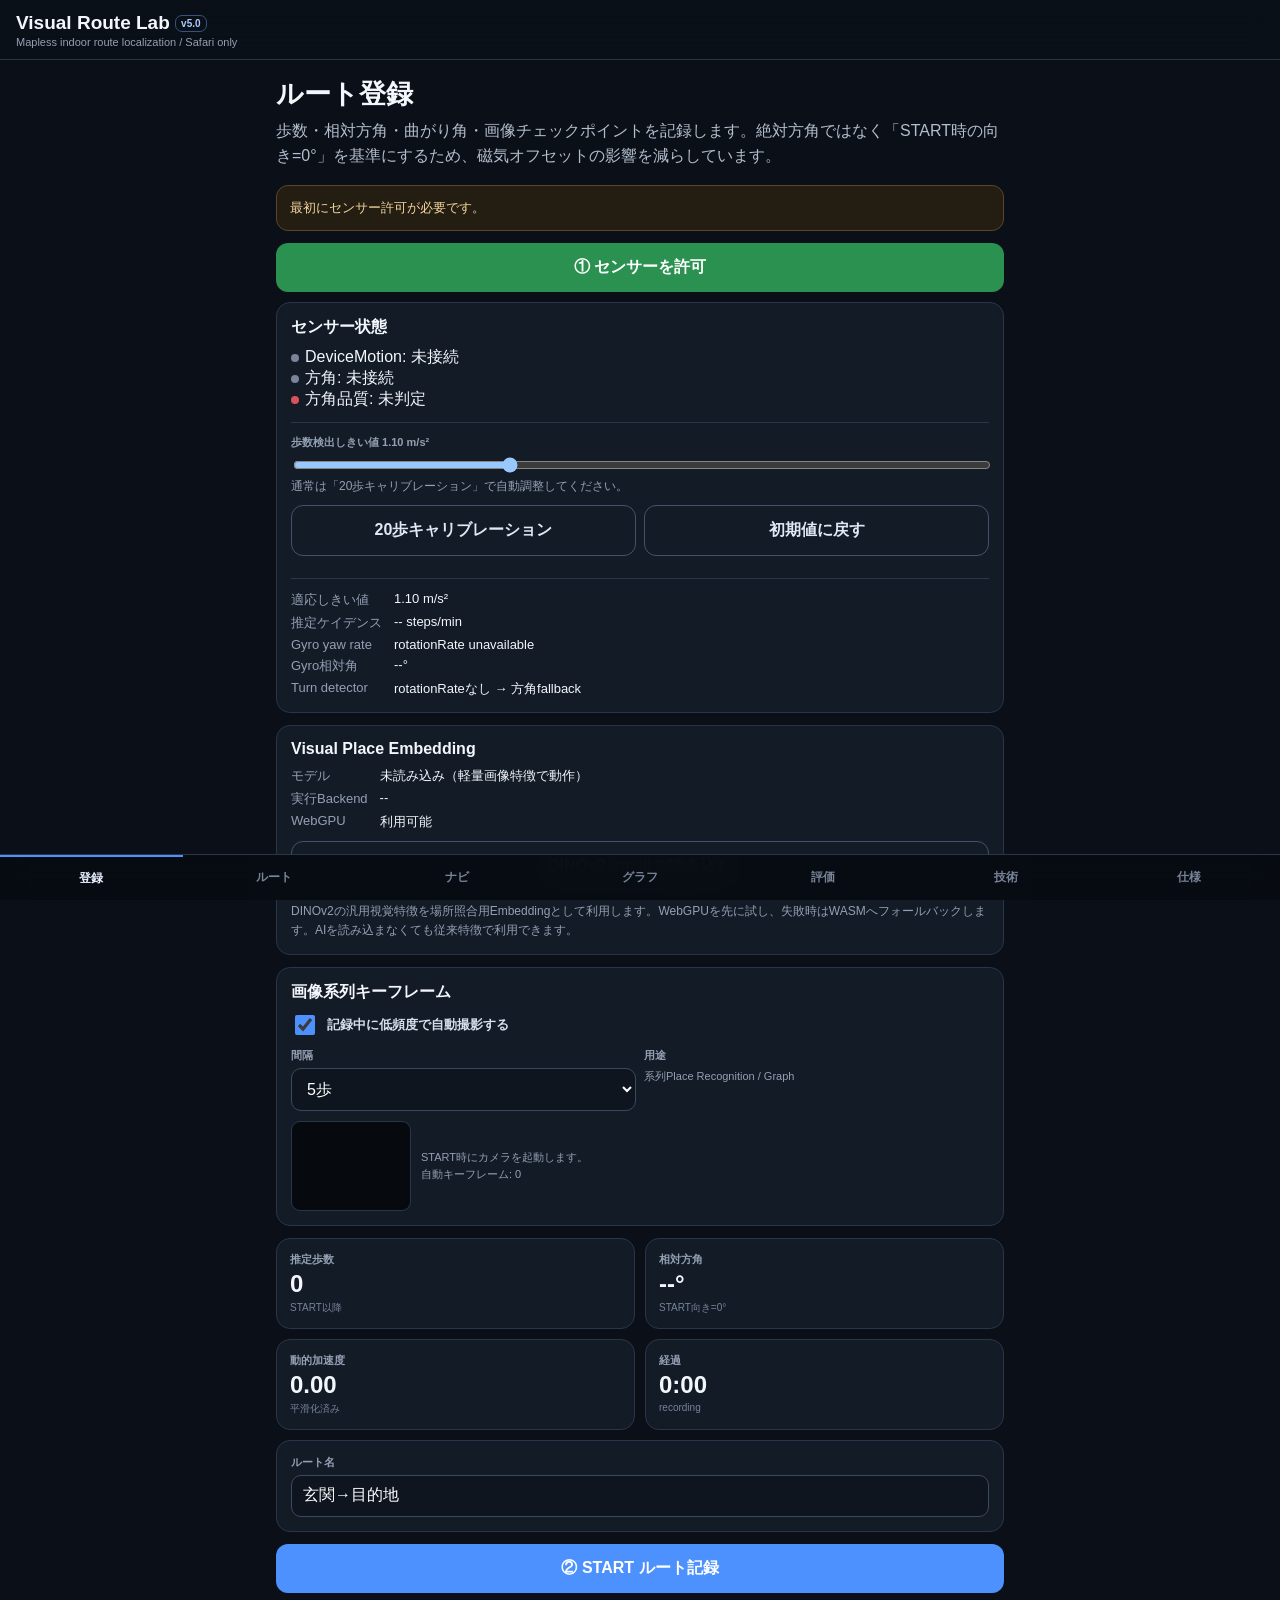
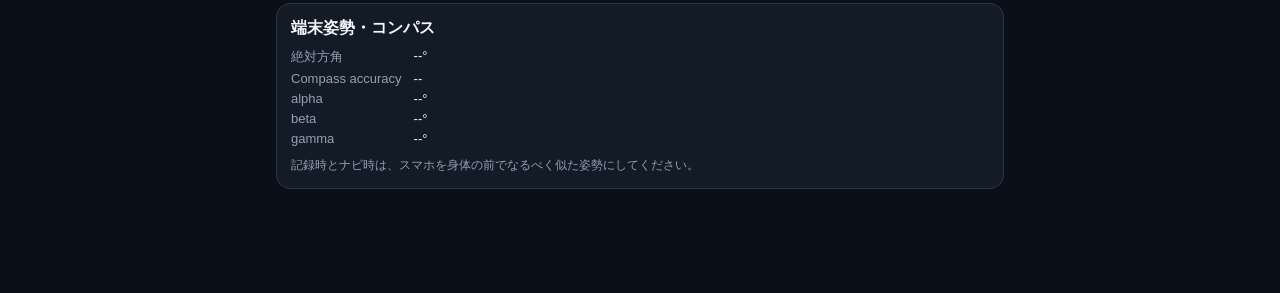
<file: index.html>
<!doctype html>
<html lang="ja">
<head>
<meta charset="utf-8">
<meta name="viewport" content="width=device-width,initial-scale=1,viewport-fit=cover">
<meta name="theme-color" content="#0b1018">
<meta name="apple-mobile-web-app-capable" content="yes">
<meta name="apple-mobile-web-app-status-bar-style" content="black-translucent">
<meta name="apple-mobile-web-app-title" content="Visual Route">
<link rel="manifest" href="./manifest.webmanifest">
<link rel="stylesheet" href="./style.css?v=5.0.0">
<title>Visual Route Lab v5</title>
</head>
<body>
<header>
  <div class="header-title">Visual Route Lab <span class="version">v5.0</span></div>
  <div class="header-sub">Mapless indoor route localization / Safari only</div>
</header>

<div id="resumeBanner" class="resume-banner" hidden>
  <div><strong>計測を一時停止しました</strong><br><span id="resumeReason">Safariが非表示になりました。</span></div>
  <button id="btnResumeMeasurement" class="mini-btn">計測を再開</button>
</div>

<main>
  <div id="secureWarning" class="box error" hidden>
    <strong>HTTPSが必要です。</strong><br>
    GitHub PagesのHTTPS URLからSafariで開いてください。
  </div>

  <section id="view-record" class="view active">
    <h1>ルート登録</h1>
    <p class="lead">歩数・相対方角・曲がり角・画像チェックポイントを記録します。絶対方角ではなく「START時の向き=0°」を基準にするため、磁気オフセットの影響を減らしています。</p>

    <div id="permissionBox" class="box warn">最初にセンサー許可が必要です。</div>
    <button id="btnPermission" class="btn good">① センサーを許可</button>

    <div class="card">
      <h2>センサー状態</h2>
      <div><span id="motionDot" class="dot"></span><span id="motionStatus">DeviceMotion: 未接続</span></div>
      <div><span id="orientDot" class="dot"></span><span id="orientStatus">方角: 未接続</span></div>
      <div><span id="compassQualityDot" class="dot"></span><span id="compassQuality">方角品質: 未判定</span></div>
      <div class="divider"></div>
      <label>歩数検出しきい値 <span id="thresholdLabel">1.10</span> m/s²</label>
      <input id="threshold" type="range" min="0.35" max="2.80" step="0.05" value="1.10">
      <div class="note">通常は「20歩キャリブレーション」で自動調整してください。</div>
      <div class="row top-gap">
        <button id="btnCalibration" class="btn secondary">20歩キャリブレーション</button>
        <button id="btnResetCalibration" class="btn secondary">初期値に戻す</button>
      </div>
      <div id="calibrationResult" class="small"></div>
      <div class="divider"></div>
      <div class="kv">
        <div>適応しきい値</div><div id="effectiveThreshold">-- m/s²</div>
        <div>推定ケイデンス</div><div id="cadenceStatus">-- steps/min</div>
        <div>Gyro yaw rate</div><div id="gyroRate">-- °/s</div>
        <div>Gyro相対角</div><div id="gyroYaw">--°</div>
        <div>Turn detector</div><div id="gyroTurnStatus">待機</div>
      </div>
    </div>

    <div class="card">
      <h2>Visual Place Embedding</h2>
      <div class="kv">
        <div>モデル</div><div id="aiStatus">未読み込み（軽量画像特徴で動作）</div>
        <div>実行Backend</div><div id="aiBackend">--</div>
        <div>WebGPU</div><div id="webgpuStatus">確認中</div>
      </div>
      <button id="btnLoadAI" class="btn secondary top-gap">DINOv2-smallを読み込む</button>
      <div class="note">DINOv2の汎用視覚特徴を場所照合用Embeddingとして利用します。WebGPUを先に試し、失敗時はWASMへフォールバックします。AIを読み込まなくても従来特徴で利用できます。</div>
    </div>

    <div class="card">
      <h2>画像系列キーフレーム</h2>
      <label class="toggle-row"><input id="recordAutoKeyframes" type="checkbox" checked> 記録中に低頻度で自動撮影する</label>
      <div class="row top-gap">
        <div><label>間隔</label><select id="recordKeyframeSteps"><option value="3">3歩</option><option value="5" selected>5歩</option><option value="8">8歩</option></select></div>
        <div><label>用途</label><div class="small">系列Place Recognition / Graph</div></div>
      </div>
      <div class="auto-camera-wrap top-gap">
        <video id="recordVisionVideo" playsinline autoplay muted></video>
        <div><div id="recordVisionStatus" class="small">START時にカメラを起動します。</div><div id="recordVisionCount" class="small">自動キーフレーム: 0</div></div>
      </div>
    </div>

    <div class="metrics">
      <div class="metric"><div class="metric-label">推定歩数</div><div id="recordSteps" class="metric-value">0</div><div class="metric-sub">START以降</div></div>
      <div class="metric"><div class="metric-label">相対方角</div><div id="relativeHeading" class="metric-value">--°</div><div class="metric-sub">START向き=0°</div></div>
      <div class="metric"><div class="metric-label">動的加速度</div><div id="dynamicAcc" class="metric-value">0.00</div><div class="metric-sub">平滑化済み</div></div>
      <div class="metric"><div class="metric-label">経過</div><div id="elapsed" class="metric-value">0:00</div><div class="metric-sub">recording</div></div>
    </div>

    <div class="card">
      <label>ルート名</label>
      <input id="routeName" type="text" value="玄関→目的地" autocomplete="off">
    </div>

    <div id="recordButtons"><button id="btnStartRecord" class="btn">② START ルート記録</button></div>

    <div class="card">
      <h2>端末姿勢・コンパス</h2>
      <div class="kv">
        <div>絶対方角</div><div id="absoluteHeading">--°</div>
        <div>Compass accuracy</div><div id="compassAccuracy">--</div>
        <div>alpha</div><div id="alpha">--°</div>
        <div>beta</div><div id="beta">--°</div>
        <div>gamma</div><div id="gamma">--°</div>
      </div>
      <div class="note top-gap">記録時とナビ時は、スマホを身体の前でなるべく似た姿勢にしてください。</div>
    </div>
  </section>

  <section id="view-routes" class="view">
    <h1>保存ルート</h1>
    <p class="lead">ルートと写真はSafariのIndexedDBに保存します。消失対策としてバックアップ書き出しもできます。</p>
    <div class="card">
      <h2>バックアップ</h2>
      <div class="row">
        <button id="btnExport" class="btn secondary">バックアップ書き出し</button>
        <button id="btnImport" class="btn secondary">バックアップ復元</button>
      </div>
      <input id="importFile" type="file" accept="application/json,.json" hidden>
      <div id="storageInfo" class="small">ストレージ使用量を確認中…</div>
    </div>
    <div id="routesList"></div>
  </section>

  <section id="view-nav" class="view">
    <h1>簡易ナビ</h1>
    <p class="lead">V5ではベイズ位置分布に加えて、LOCALIZED / UNCERTAIN / LOSTを明示判定し、画像系列・Ground Truth評価・自動学習を統合します。</p>

    <div class="card">
      <label>対象ルート</label>
      <select id="navRouteSelect"><option value="">ルートを選択</option></select>
    </div>

    <div class="metrics">
      <div class="metric"><div class="metric-label">推定地点</div><div id="navSteps" class="metric-value">0歩</div><div class="metric-sub">補正後</div></div>
      <div class="metric"><div class="metric-label">進捗</div><div id="navProgressValue" class="metric-value">0%</div><div class="metric-sub">route position</div></div>
      <div class="metric"><div class="metric-label">信頼度</div><div id="navConfidence" class="metric-value confidence-medium">--</div><div class="metric-sub">複数情報から評価</div></div>
      <div class="metric"><div class="metric-label">相対方角</div><div id="navRelativeHeading" class="metric-value">--°</div><div class="metric-sub">NAV開始向き=0°</div></div>
    </div>

    <div class="card loc-state-card">
      <div class="loc-state-row">
        <div><div class="metric-label">Localization State</div><div id="localizationState" class="loc-state localizing">LOCALIZING</div></div>
        <div class="loc-state-right"><div id="localizationReason" class="small">ナビ開始待ち</div><div id="localizationTimer" class="small">--</div></div>
      </div>
      <div class="note top-gap">確率分布・方角整合・直近の画像観測から状態を判定します。LOST時は誤った位置を確定表示せず、画像再取得を優先します。</div>
    </div>

    <div class="card">
      <div class="progress"><div id="navProgressBar"></div></div>
      <div class="kv">
        <div>生の歩数</div><div id="navRawSteps">0</div>
        <div>登録近傍方角</div><div id="navRecordedHeading">--°</div>
        <div>方角差</div><div id="navHeadingDiff">--°</div>
        <div>曲がり補正</div><div id="turnCorrectionLabel">なし</div>
        <div>画像補正</div><div id="visualCorrectionLabel">なし</div>
      </div>
      <div id="nextTurn" class="turn">ルートを選択してください</div>
    </div>

    <div class="card">
      <h2>自動画像再ローカライズ</h2>
      <label class="toggle-row"><input id="autoRelocEnabled" type="checkbox" checked> ナビ中にカメラで自動補正する</label>
      <div class="row top-gap">
        <div>
          <label>走査間隔</label>
          <select id="autoRelocInterval">
            <option value="5">5秒（高負荷）</option>
            <option value="8" selected>8秒（推奨）</option>
            <option value="12">12秒（省電力）</option>
          </select>
        </div>
        <div>
          <label>最低移動量</label>
          <select id="autoRelocMinSteps">
            <option value="2">2歩</option>
            <option value="4" selected>4歩</option>
            <option value="6">6歩</option>
          </select>
        </div>
      </div>
      <div class="auto-camera-wrap top-gap">
        <video id="autoVideo" playsinline autoplay muted></video>
        <div>
          <div id="autoRelocStatus" class="small">ナビ開始時にカメラを起動します。</div>
          <div id="autoRelocLast" class="small">最終照合: --</div>
          <div id="sequenceStatus" class="small">画像系列: 0 / 4 frames</div>
        </div>
      </div>
    </div>

    <div class="card">
      <h2>Ground Truth（評価用）</h2>
      <div class="note">実際に登録時のチェックポイント/曲がり角/GOALへ到達したときに記録します。ここで初めて「推定が何歩ずれたか」を定量化できます。</div>
      <label class="top-gap">既知地点</label>
      <select id="gtAnchorSelect"><option value="">地点を選択</option></select>
      <div class="row top-gap">
        <div><label>または登録ルート上の歩数地点</label><input id="gtStepInput" type="number" min="0" step="1" placeholder="例: 24"></div>
        <div class="gt-action"><button id="btnMarkGT" class="btn good">今ここをGT記録</button></div>
      </div>
      <div id="gtLastResult" class="small">未記録</div>
    </div>

    <div class="card">
      <h2>位置確率分布</h2>
      <canvas id="beliefCanvas" class="belief-canvas" width="680" height="150"></canvas>
      <div id="beliefCandidates" class="small">ルートを選択してください。</div>
    </div>

    <div class="canvas-wrap">
      <canvas id="navCanvas" width="340" height="340"></canvas>
      <div class="small">START方向を上として描く相対軌跡。仮歩幅0.70mであり実寸地図ではありません。</div>
    </div>

    <div id="navButtons">
      <button id="btnStartNav" class="btn">同じSTART地点からナビ開始</button>
      <button id="btnVisualMatch" class="btn secondary">画像で現在地点を補正</button>
    </div>

    <div id="matchResult" class="card" hidden>
      <h2>画像照合結果</h2>
      <div id="matchScore" class="match">--</div>
      <div id="matchDetail" class="note"></div>
      <button id="btnApplyMatch" class="btn good" hidden>この地点へ補正する</button>
    </div>
  </section>

  <section id="view-graph" class="view">
    <h1>ルートグラフ</h1>
    <p class="lead">複数ルートのチェックポイント画像を照合し、共通地点をNode、移動区間をEdgeとしてTopological Mapを自動構築します。実寸2D/3Dマップは不要です。</p>

    <div class="card">
      <h2>グラフ構築</h2>
      <div class="row">
        <button id="btnBuildGraph" class="btn">グラフを再構築</button>
        <button id="btnLoadAIGraph" class="btn secondary">DINOv2を読み込む</button>
      </div>
      <div id="graphStatus" class="note">未構築。チェックポイント写真が多いほど共通地点を見つけやすくなります。</div>
    </div>

    <div class="metrics">
      <div class="metric"><div class="metric-label">Nodes</div><div id="graphNodeCount" class="metric-value">0</div><div class="metric-sub">場所クラスタ</div></div>
      <div class="metric"><div class="metric-label">Edges</div><div id="graphEdgeCount" class="metric-value">0</div><div class="metric-sub">登録移動区間</div></div>
    </div>

    <div class="card">
      <h2>誤結合防止</h2>
      <div class="kv">
        <div>採用match</div><div id="graphAccepted">0</div>
        <div>相互最近傍NG</div><div id="graphRejectedMutual">0</div>
        <div>類似度/候補差NG</div><div id="graphRejectedMargin">0</div>
        <div>順序整合NG</div><div id="graphRejectedOrder">0</div>
        <div>同一route競合NG</div><div id="graphRejectedConflict">0</div>
        <div>前後文脈NG</div><div id="graphRejectedContext">0</div>
      </div>
      <div class="note top-gap">画像が似ているだけではNodeを統合しません。相互最近傍・第2候補との差・順序に加え、前後anchorまでの歩数差と局所turn signatureを文脈として検証します。</div>
    </div>

    <div class="card">
      <h2>ノード間ナビ計画</h2>
      <label>出発Node</label>
      <select id="graphFrom"><option value="">選択</option></select>
      <label class="top-gap">目的Node</label>
      <select id="graphTo"><option value="">選択</option></select>
      <button id="btnGraphPath" class="btn secondary top-gap">最短ルートを計算</button>
      <div id="graphPathResult" class="note">グラフ構築後に選択できます。</div>
    </div>

    <div id="graphNodesList"></div>
  </section>

  <section id="view-eval" class="view">
    <h1>評価・学習</h1>
    <p class="lead">V5は精度を「感覚」ではなく数値で比較します。Ground Truthから誤差統計を作り、ベイズフィルタのパラメータを自動調整できます。</p>

    <div class="card">
      <h2>評価対象</h2>
      <label>ルート</label>
      <select id="evalRouteSelect"><option value="">全ルート</option></select>
      <div class="row top-gap"><button id="btnRefreshEval" class="btn secondary">集計を更新</button><button id="btnExportEvalCSV" class="btn secondary">CSV書き出し</button></div>
    </div>

    <div class="metrics eval-metrics">
      <div class="metric"><div class="metric-label">GT samples</div><div id="evalGtCount" class="metric-value">0</div><div class="metric-sub">真値記録数</div></div>
      <div class="metric"><div class="metric-label">MAE</div><div id="evalMAE" class="metric-value">--</div><div class="metric-sub">steps</div></div>
      <div class="metric"><div class="metric-label">Median</div><div id="evalMedian" class="metric-value">--</div><div class="metric-sub">steps</div></div>
      <div class="metric"><div class="metric-label">P95</div><div id="evalP95" class="metric-value">--</div><div class="metric-sub">steps</div></div>
      <div class="metric"><div class="metric-label">GOAL成功</div><div id="evalGoalRate" class="metric-value">--</div><div class="metric-sub">±3 steps</div></div>
      <div class="metric"><div class="metric-label">画像補正精度</div><div id="evalVisualRate" class="metric-value">--</div><div class="metric-sub">GTで検証済み</div></div>
    </div>

    <div class="card">
      <h2>Localization状態</h2>
      <div class="kv"><div>評価sessions</div><div id="evalSessionCount">0</div><div>LOST遷移</div><div id="evalLostCount">0</div><div>GT時LOST率</div><div id="evalLostRate">--</div></div>
    </div>

    <div class="card">
      <h2>ベイズパラメータ自動学習</h2>
      <div class="kv"><div>Step advance</div><div id="tuneStepAdvance">--</div><div>Heading σ</div><div id="tuneHeadingSigma">--</div><div>Visual σ</div><div id="tuneVisualSigma">--</div><div>学習sample</div><div id="tuneSamples">0</div></div>
      <div class="row top-gap"><button id="btnTrainParams" class="btn">GTから学習</button><button id="btnResetParams" class="btn secondary">既定値に戻す</button></div>
      <div id="tuneStatus" class="note">Ground Truthが5点以上あると学習できます。</div>
    </div>

    <div class="card">
      <h2>Runtime Diagnostics</h2>
      <div class="kv">
        <div>Session</div><div id="diagSession">--</div>
        <div>Motion rate</div><div id="diagMotionHz">-- Hz</div>
        <div>AI inference median</div><div id="diagAiMedian">-- ms</div>
        <div>AI inference P95</div><div id="diagAiP95">-- ms</div>
        <div>Auto scans</div><div id="diagAutoScans">0</div>
        <div>Auto accepted</div><div id="diagAutoAccepted">0</div>
        <div>Sequence frames</div><div id="diagSequenceFrames">0</div>
        <div>Battery API</div><div id="diagBattery">--</div>
        <div>JS heap</div><div id="diagMemory">--</div>
      </div>
    </div>

    <div class="card"><h2>Ground Truth履歴</h2><div id="evalRecordsList" class="eval-list"><div class="note">まだ評価データがありません。</div></div></div>
  </section>

  <section id="view-tech" class="view">
    <h1>技術スタック</h1>
    <p class="lead">このアプリがiPhone Safariだけで何を使っているかを、実装層ごとに確認できます。バックエンドはありません。</p>

    <div class="card">
      <h2>実行・配信</h2>
      <div class="tech-grid">
        <div class="tech-item"><strong>Runtime</strong><span>iPhone Safari / Home Screen Web App</span></div>
        <div class="tech-item"><strong>Frontend</strong><span>HTML5 + CSS + Vanilla JavaScript</span></div>
        <div class="tech-item"><strong>Hosting</strong><span>GitHub Pages / HTTPS</span></div>
        <div class="tech-item"><strong>Offline</strong><span>Service Worker / Cache API</span></div>
      </div>
    </div>

    <div class="card">
      <h2>ブラウザAPI</h2>
      <div class="tech-grid">
        <div class="tech-item"><strong>IMU</strong><span>DeviceMotionEvent acceleration / rotationRate</span></div>
        <div class="tech-item"><strong>方角</strong><span>DeviceOrientationEvent / webkitCompassHeading</span></div>
        <div class="tech-item"><strong>Camera</strong><span>MediaDevices.getUserMedia</span></div>
        <div class="tech-item"><strong>Storage</strong><span>IndexedDB + File/Blob</span></div>
        <div class="tech-item"><strong>画面維持</strong><span>Screen Wake Lock API（対応時）</span></div>
        <div class="tech-item"><strong>PWA</strong><span>Web App Manifest</span></div>
      </div>
    </div>

    <div class="card">
      <h2>自己位置推定アルゴリズム</h2>
      <div class="architecture">加速度 → Adaptive Step Detector + learned advance ─┐
rotationRate + gravity → Gyro yaw ─┤
Compass → slow drift correction ───┤
DINOv2 sequence / image descriptor ──────┤
                                   ▼
                Bayesian Route Filter + LOST FSM
                                   ▼
                       MAP位置 / Confidence</div>
      <div class="tech-grid top-gap">
        <div class="tech-item"><strong>Step</strong><span>rolling MAD + cadence + peak detector</span></div>
        <div class="tech-item"><strong>Turn</strong><span>gravity-projected gyroscope yaw</span></div>
        <div class="tech-item"><strong>Localization</strong><span>Discrete Bayesian filter + LOCALIZED/UNCERTAIN/LOST FSM</span></div>
        <div class="tech-item"><strong>VPR</strong><span>DINOv2 + 4-frame sequence consistency</span></div><div class="tech-item"><strong>Evaluation</strong><span>Ground Truth / MAE / Median / P95 / GOAL率</span></div><div class="tech-item"><strong>Auto tuning</strong><span>GTからstep advance / heading σ / visual σを学習</span></div><div class="tech-item"><strong>Graph</strong><span>MNN + order + neighbor context + Dijkstra</span></div>
      </div>
    </div>

    <div class="card">
      <h2>画像AI</h2>
      <div class="tech-grid">
        <div class="tech-item"><strong>Library</strong><span>@huggingface/transformers 4.0.1（CDN dynamic import）</span></div>
        <div class="tech-item"><strong>Model</strong><span>Xenova/dinov2-small / image-feature-extraction</span></div>
        <div class="tech-item"><strong>Runtime</strong><span>Transformers.js → ONNX Runtime Web</span></div>
        <div class="tech-item"><strong>Acceleration</strong><span>WebGPU優先 / WASM fallback</span></div>
        <div class="tech-item"><strong>Fallback</strong><span>RGB + luminance + edge + perceptual hash</span></div>
        <div class="tech-item"><strong>Privacy</strong><span>推論は端末内。画像アップロード用APIなし</span></div>
      </div>
      <div class="note top-gap">DINOv2はVisual Place Recognition専用にfine-tuneされたモデルではなく、自己教師ありの汎用視覚特徴です。V4では分類用MobileNetより場所照合に適した特徴抽出器として採用し、将来の専用VPRモデルへ差し替え可能なAdapter構造にしています。</div>
    </div>

    <div class="card">
      <h2>この端末のCapability</h2>
      <div class="kv">
        <div>Secure Context</div><div id="capSecure">--</div>
        <div>DeviceMotion</div><div id="capMotion">--</div>
        <div>rotationRate</div><div id="capGyro">--</div>
        <div>Camera API</div><div id="capCamera">--</div>
        <div>IndexedDB</div><div id="capIndexedDB">--</div>
        <div>Wake Lock</div><div id="capWakeLock">--</div>
        <div>WebGPU</div><div id="capWebGPU">--</div>
        <div>AI backend</div><div id="capAIBackend">未読み込み</div>
      </div>
    </div>
  </section>

  <section id="view-info" class="view">
    <h1>仕様・課題</h1>
    <div class="card">
      <h2>V5で対応した課題</h2>
      <ul class="compact-list">
        <li>精度を測れない → Ground Truth記録とMAE / Median / P95 / GOAL成功率を追加</li>
        <li>常にどこかを返す → LOCALIZED / UNCERTAIN / LOST状態機械を追加</li>
        <li>画像1枚のPlace Recognition → 直近最大4フレームの時系列整合を追加</li>
        <li>登録画像が疎い → ルート記録中の自動キーフレームを追加</li>
        <li>ベイズ係数が固定 → GT履歴からstep advance / heading σ / visual σを自動学習</li>
        <li>Graph誤結合 → 前後anchor距離と局所turn signatureの文脈検証を追加</li>
        <li>負荷が見えない → Motion Hz / AI推論時間 / scan数等のRuntime Diagnosticsを追加</li>
        <li>V4のAdaptive Step / Gyro turn / DINOv2 / Bayesian Filter / 自動再ローカライズを継承</li>
      </ul>
    </div>
    <div class="card">
      <h2>残る制約</h2>
      <div class="note">
        ARKit/SLAMではないため絶対座標(x,y,z)は出ません。V5は曖昧なときにLOSTを返せるようにしましたが、反復廊下・大きな視点差・カメラ遮蔽では再ローカライズできない場合があります。評価値は登録ルート上の「歩数地点」を真値とした相対誤差であり、メートル測量精度ではありません。
      </div>
    </div>
  </section>
</main>

<nav>
  <button data-view="record" class="active">登録</button>
  <button data-view="routes">ルート</button>
  <button data-view="nav">ナビ</button>
  <button data-view="graph">グラフ</button>
  <button data-view="eval">評価</button>
  <button data-view="tech">技術</button>
  <button data-view="info">仕様</button>
</nav>

<div id="cameraModal" class="modal">
  <div class="video-wrap"><video id="video" playsinline autoplay muted></video></div>
  <div class="camera-controls">
    <div id="cameraHelp" class="note camera-help"></div>
    <button id="btnCapture" class="btn">撮影</button>
    <button id="btnCloseCamera" class="btn secondary">キャンセル</button>
  </div>
</div>

<script src="./app.js?v=5.0.0"></script>
</body>
</html>
</file>
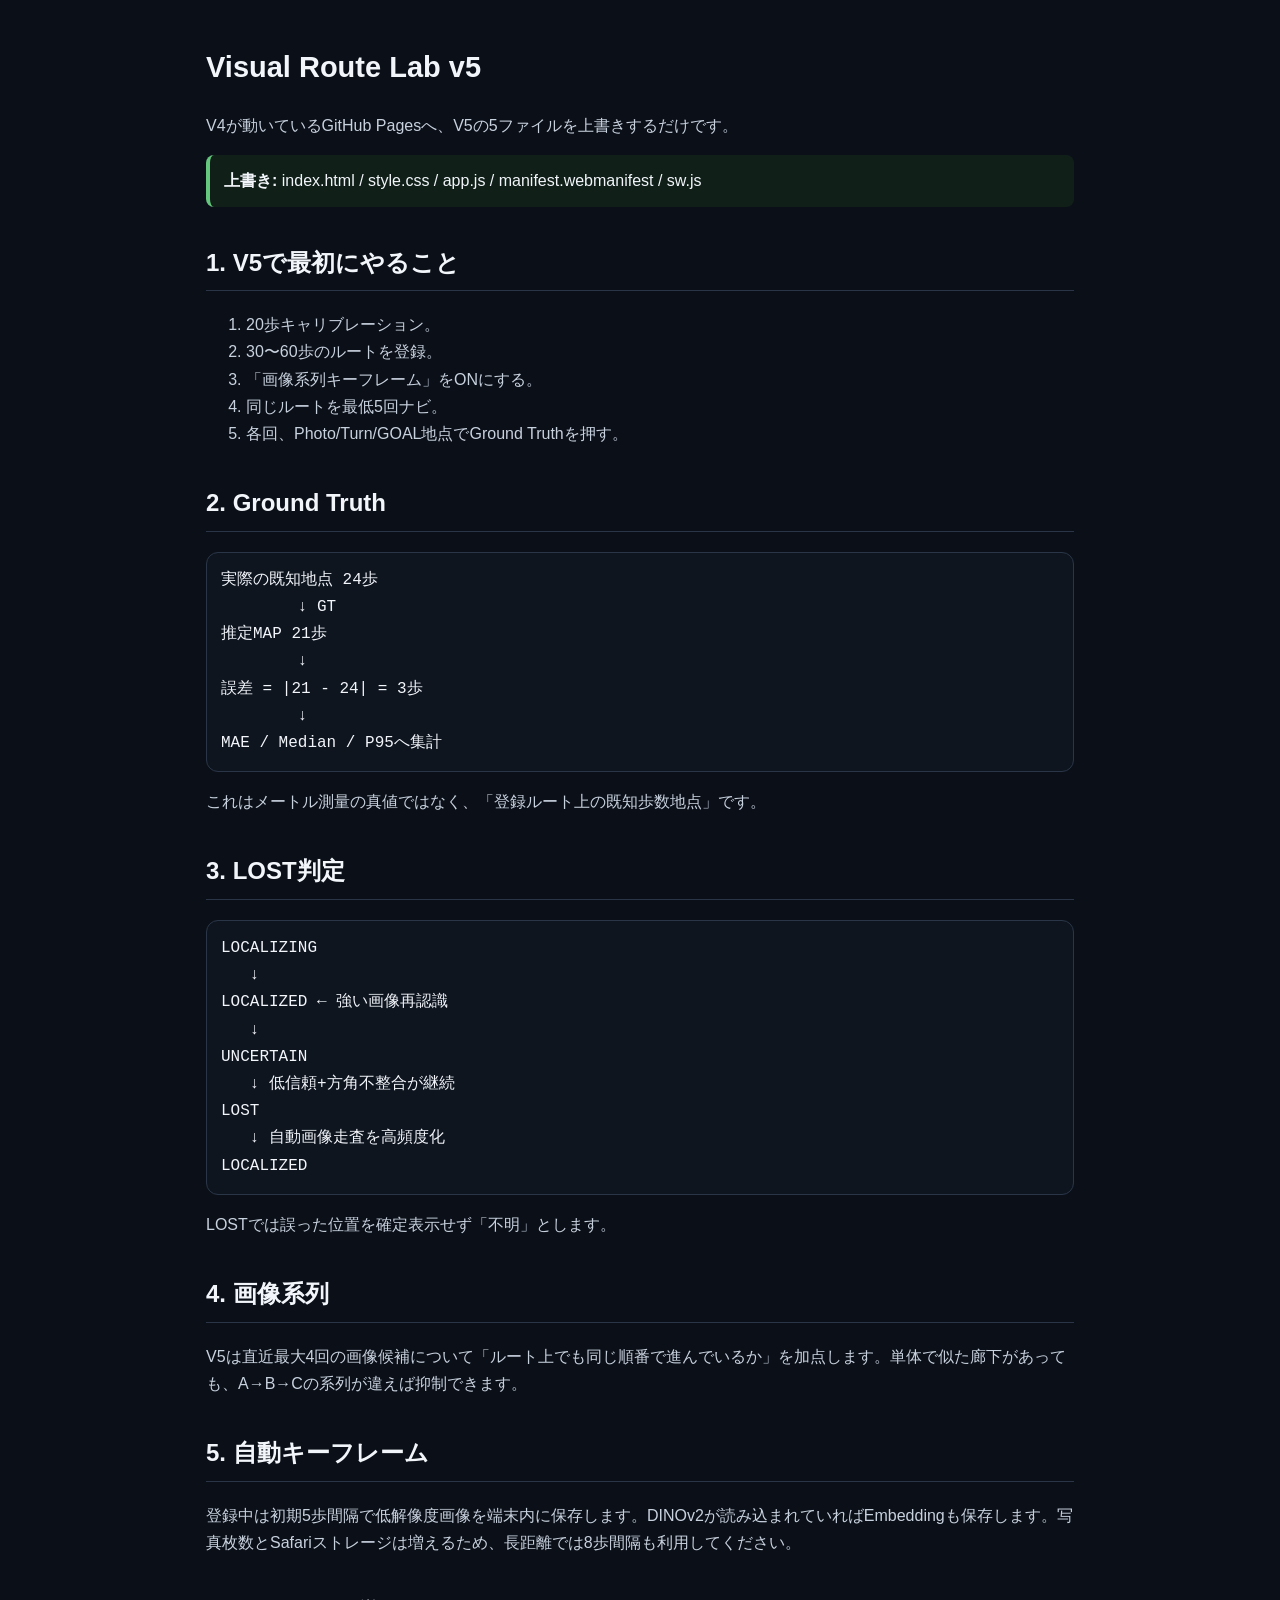
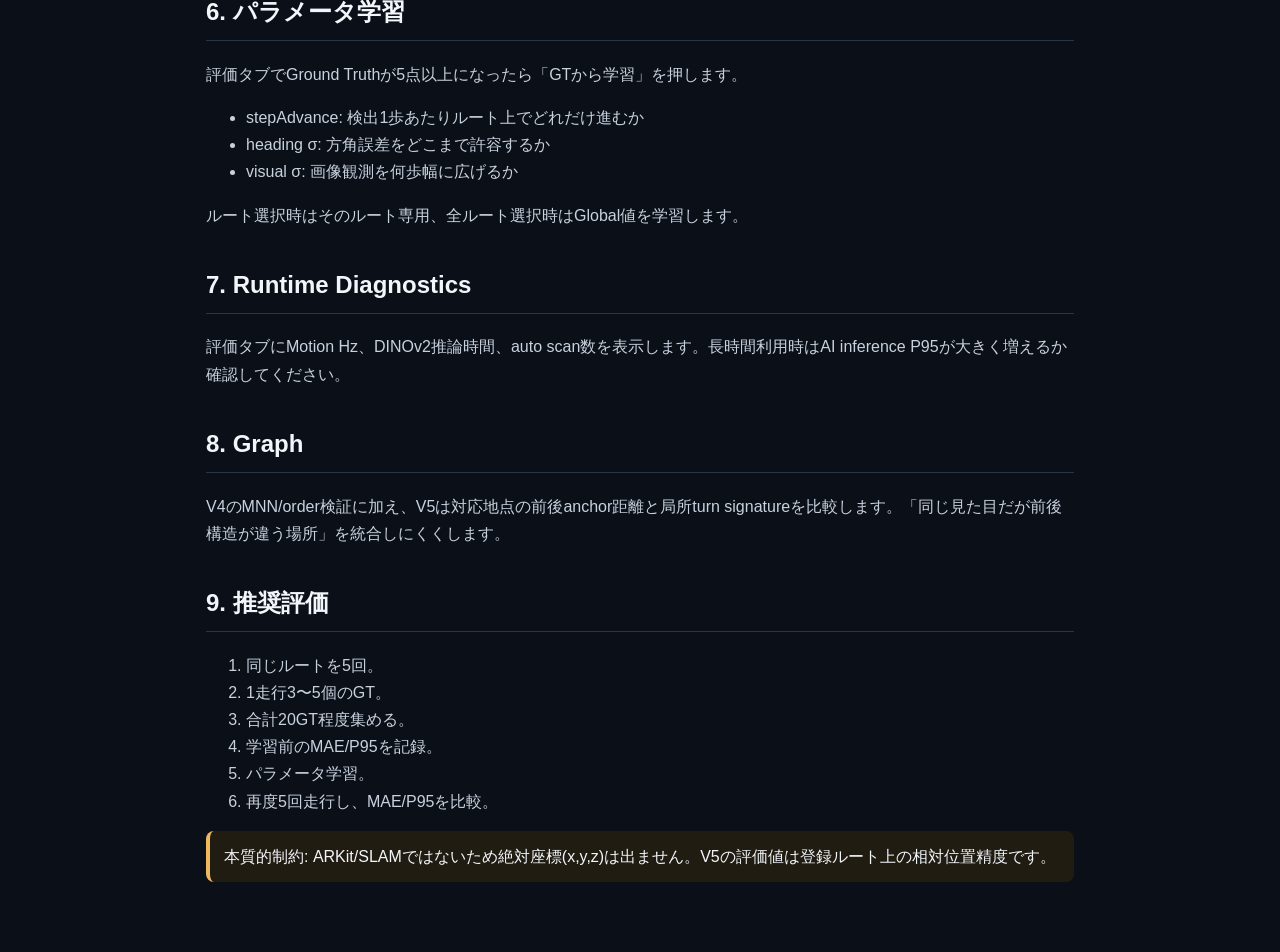
<file: implementation-guide.html>
<!doctype html><html lang="ja"><head><meta charset="utf-8"><meta name="viewport" content="width=device-width,initial-scale=1"><title>Visual Route Lab v5 更新・評価手順</title><style>:root{color-scheme:dark;--bg:#0b1018;--panel:#131b27;--line:#2a3648;--text:#f2f5fa;--muted:#9ba8ba;--accent:#4d91ff;--good:#65c77d;--warn:#efb85e}*{box-sizing:border-box}body{margin:0;background:var(--bg);color:var(--text);font-family:-apple-system,BlinkMacSystemFont,"Segoe UI","Hiragino Sans","Yu Gothic",sans-serif;line-height:1.7}main{max-width:900px;margin:auto;padding:24px 16px 70px}h1{font-size:29px}h2{margin-top:36px;border-bottom:1px solid var(--line);padding-bottom:7px}p,li{color:#c8d1de}.note{border-left:4px solid var(--accent);background:#111b2a;border-radius:8px;padding:12px 14px}.good{border-left-color:var(--good);background:#102018}.warn{border-left-color:var(--warn);background:#211c12}code{background:#090e15;padding:2px 5px;border-radius:5px}.flow{overflow:auto;background:#0e151f;border:1px solid var(--line);border-radius:12px;padding:14px;white-space:pre;font-family:ui-monospace,SFMono-Regular,Menlo,monospace}</style></head><body><main>
<h1>Visual Route Lab v5</h1><p>V4が動いているGitHub Pagesへ、V5の5ファイルを上書きするだけです。</p>
<div class="note good"><strong>上書き:</strong> index.html / style.css / app.js / manifest.webmanifest / sw.js</div>
<h2>1. V5で最初にやること</h2><ol><li>20歩キャリブレーション。</li><li>30〜60歩のルートを登録。</li><li>「画像系列キーフレーム」をONにする。</li><li>同じルートを最低5回ナビ。</li><li>各回、Photo/Turn/GOAL地点でGround Truthを押す。</li></ol>
<h2>2. Ground Truth</h2><div class="flow">実際の既知地点 24歩
        ↓ GT
推定MAP 21歩
        ↓
誤差 = |21 - 24| = 3歩
        ↓
MAE / Median / P95へ集計</div><p>これはメートル測量の真値ではなく、「登録ルート上の既知歩数地点」です。</p>
<h2>3. LOST判定</h2><div class="flow">LOCALIZING
   ↓
LOCALIZED ← 強い画像再認識
   ↓
UNCERTAIN
   ↓ 低信頼+方角不整合が継続
LOST
   ↓ 自動画像走査を高頻度化
LOCALIZED</div><p>LOSTでは誤った位置を確定表示せず「不明」とします。</p>
<h2>4. 画像系列</h2><p>V5は直近最大4回の画像候補について「ルート上でも同じ順番で進んでいるか」を加点します。単体で似た廊下があっても、A→B→Cの系列が違えば抑制できます。</p>
<h2>5. 自動キーフレーム</h2><p>登録中は初期5歩間隔で低解像度画像を端末内に保存します。DINOv2が読み込まれていればEmbeddingも保存します。写真枚数とSafariストレージは増えるため、長距離では8歩間隔も利用してください。</p>
<h2>6. パラメータ学習</h2><p>評価タブでGround Truthが5点以上になったら「GTから学習」を押します。</p><ul><li>stepAdvance: 検出1歩あたりルート上でどれだけ進むか</li><li>heading σ: 方角誤差をどこまで許容するか</li><li>visual σ: 画像観測を何歩幅に広げるか</li></ul><p>ルート選択時はそのルート専用、全ルート選択時はGlobal値を学習します。</p>
<h2>7. Runtime Diagnostics</h2><p>評価タブにMotion Hz、DINOv2推論時間、auto scan数を表示します。長時間利用時はAI inference P95が大きく増えるか確認してください。</p>
<h2>8. Graph</h2><p>V4のMNN/order検証に加え、V5は対応地点の前後anchor距離と局所turn signatureを比較します。「同じ見た目だが前後構造が違う場所」を統合しにくくします。</p>
<h2>9. 推奨評価</h2><ol><li>同じルートを5回。</li><li>1走行3〜5個のGT。</li><li>合計20GT程度集める。</li><li>学習前のMAE/P95を記録。</li><li>パラメータ学習。</li><li>再度5回走行し、MAE/P95を比較。</li></ol>
<div class="note warn">本質的制約: ARKit/SLAMではないため絶対座標(x,y,z)は出ません。V5の評価値は登録ルート上の相対位置精度です。</div>
</main></body></html>
</file>
<file: style.css>
:root{color-scheme:dark;--bg:#0b1018;--panel:#131b27;--panel2:#0f1620;--line:#29364a;--text:#f3f6fb;--muted:#93a0b3;--accent:#4d91ff;--danger:#d5535d;--good:#62c77a;--warn:#efb85e}
*{box-sizing:border-box}html,body{margin:0;min-height:100%;background:var(--bg);color:var(--text);font-family:-apple-system,BlinkMacSystemFont,"Segoe UI","Hiragino Sans","Yu Gothic",sans-serif}body{padding-bottom:calc(76px + env(safe-area-inset-bottom))}button,input,select{font:inherit}
header{position:sticky;top:0;z-index:20;background:rgba(11,16,24,.94);backdrop-filter:blur(14px);border-bottom:1px solid var(--line);padding:calc(12px + env(safe-area-inset-top)) 16px 11px}.header-title{font-size:19px;font-weight:800}.header-sub{font-size:11px;color:var(--muted);margin-top:2px}.version{font-size:10px;color:#a9c9ff;border:1px solid #35537c;padding:2px 5px;border-radius:7px;vertical-align:middle}
main{max-width:760px;margin:0 auto;padding:16px}.view{display:none}.view.active{display:block}h1{font-size:27px;margin:0 0 7px}.lead{color:#b2bdcd;line-height:1.55;margin:0 0 16px}
.card{background:var(--panel);border:1px solid var(--line);border-radius:14px;padding:14px;margin:0 0 12px}.card h2{font-size:16px;margin:0 0 9px}.note{font-size:12px;color:var(--muted);line-height:1.55}.small{font-size:11px;color:var(--muted);line-height:1.5}.box{border-radius:12px;padding:12px 13px;margin-bottom:12px;font-size:13px;line-height:1.55}.warn{background:#241d12;border:1px solid #5b4726;color:#f3d69e}.error{background:#27151a;border:1px solid #63323a;color:#ffbdc2}.goodbox{background:#112119;border:1px solid #285e38;color:#afe3bb}
.metrics{display:grid;grid-template-columns:1fr 1fr;gap:10px;margin-bottom:10px}.metric{background:var(--panel);border:1px solid var(--line);border-radius:14px;padding:13px;min-height:90px}.metric-label{font-size:11px;color:var(--muted);font-weight:700}.metric-value{font-size:24px;font-weight:800;margin-top:3px}.metric-sub{font-size:10px;color:#758399;margin-top:3px}
.btn{width:100%;border:0;border-radius:12px;padding:14px 13px;margin:0 0 10px;background:var(--accent);color:white;font-weight:800}.btn.secondary{background:transparent;border:1px solid #43526a;color:#dfe8f5}.btn.danger{background:var(--danger)}.btn.good{background:#2b9150}.btn:disabled{opacity:.4}.row{display:flex;gap:8px}.row>*{flex:1}.top-gap{margin-top:10px}
label{display:block;font-size:11px;color:var(--muted);font-weight:700;margin-bottom:5px}input[type="text"],select{width:100%;border:1px solid #3b4960;background:#0e151f;color:white;border-radius:10px;padding:11px}input[type="range"]{width:100%}.kv{display:grid;grid-template-columns:auto 1fr;gap:5px 12px;font-size:13px}.kv div:nth-child(odd){color:var(--muted)}.divider{height:1px;background:var(--line);margin:12px 0}
.dot{display:inline-block;width:8px;height:8px;border-radius:50%;background:#788598;margin-right:6px}.dot.ok{background:var(--good)}.dot.bad{background:var(--danger)}
.route{padding:13px;border:1px solid var(--line);border-radius:12px;background:#101721;margin-bottom:10px}.route-title{font-weight:800;font-size:17px}.route-meta{font-size:11px;color:var(--muted);margin:4px 0 10px}.pills{display:flex;gap:6px;flex-wrap:wrap;margin:7px 0}.pill{font-size:10px;background:#0b111a;border:1px solid #2c394d;color:#adb9c9;padding:5px 7px;border-radius:8px}
.progress{height:12px;background:#0b1119;border-radius:999px;overflow:hidden;margin:10px 0}.progress>div{height:100%;background:var(--accent);width:0}.canvas-wrap{background:#0d141e;border:1px solid var(--line);border-radius:12px;padding:8px;margin:10px 0;text-align:center}canvas{width:100%;max-width:340px;aspect-ratio:1;background:#0b1118;border-radius:9px}.turn{font-weight:800;color:#f0c477;margin-top:8px}.confidence-high{color:#83dc98}.confidence-medium{color:#efc477}.confidence-low{color:#ff969d}
.checkpoints{display:flex;gap:8px;overflow:auto;padding:4px 0}.checkpoint{min-width:104px}.checkpoint img{width:104px;height:78px;object-fit:cover;border-radius:8px;background:#090d13}.checkpoint div{font-size:10px;color:var(--muted);text-align:center;margin-top:2px}
nav{position:fixed;left:0;right:0;bottom:0;z-index:30;display:grid;grid-template-columns:repeat(7,1fr);background:rgba(8,12,18,.96);backdrop-filter:blur(15px);border-top:1px solid var(--line);padding-bottom:env(safe-area-inset-bottom)}nav button{border:0;background:transparent;color:#778397;padding:13px 4px;font-weight:800;font-size:12px}nav button.active{color:#e8f0ff;border-top:2px solid var(--accent)}
.modal{display:none;position:fixed;inset:0;z-index:50;background:#000}.modal.active{display:flex;flex-direction:column}.video-wrap{flex:1;min-height:0;display:flex;align-items:center;justify-content:center;background:#000}video{width:100%;height:100%;object-fit:cover}.camera-controls{padding:14px;background:#0b1018;padding-bottom:calc(14px + env(safe-area-inset-bottom))}.camera-help{margin-bottom:10px}.match{font-size:20px;font-weight:800;margin:8px 0}.match.good{color:#8fdfa1}.match.weak{color:#efc577}.match.bad{color:#ff9ca3}
.resume-banner{position:fixed;left:10px;right:10px;top:calc(66px + env(safe-area-inset-top));z-index:45;background:#30240f;border:1px solid #755821;border-radius:12px;padding:11px 12px;color:#f5d79b;display:flex;gap:10px;align-items:center;justify-content:space-between;font-size:12px;box-shadow:0 8px 30px rgba(0,0,0,.35)}.resume-banner[hidden]{display:none}.mini-btn{border:0;background:#f0b953;color:#171106;font-weight:800;border-radius:9px;padding:9px 10px;white-space:nowrap}.compact-list{padding-left:20px;color:#c9d2df}.compact-list li{margin:5px 0}
@media(max-width:420px){.row{flex-direction:column}.row .btn{margin-bottom:0}.metrics{gap:8px}.metric-value{font-size:22px}.resume-banner{align-items:flex-start;flex-direction:column}.mini-btn{width:100%}}


/* v3 */
.belief-canvas{width:100%;max-width:none;height:150px;aspect-ratio:auto;background:#0b1118;border-radius:9px}
.graph-node{padding:12px;border:1px solid var(--line);border-radius:12px;background:#101721;margin-bottom:9px}
.graph-node-title{font-weight:800}
.graph-node-meta{font-size:11px;color:var(--muted);margin-top:4px}
.graph-members{font-size:11px;color:#b8c3d2;margin-top:6px;line-height:1.5}
.ai-ready{color:#83dc98}.ai-loading{color:#efc477}.ai-error{color:#ff969d}
@media(max-width:420px){nav button{font-size:10px;padding-left:1px;padding-right:1px}}


/* v4 */
.toggle-row{display:flex;align-items:center;gap:9px;font-size:13px;color:#d5dfec;font-weight:700}
.toggle-row input{width:20px;height:20px;accent-color:var(--accent)}
.auto-camera-wrap{display:grid;grid-template-columns:120px 1fr;gap:10px;align-items:center}
.auto-camera-wrap video{width:120px;height:90px;border-radius:9px;background:#060a0f;object-fit:cover;border:1px solid var(--line)}
.tech-grid{display:grid;grid-template-columns:1fr 1fr;gap:9px}.tech-item{background:#0f1722;border:1px solid #26364b;border-radius:10px;padding:10px;display:flex;flex-direction:column;gap:4px}.tech-item strong{font-size:11px;color:#8fb8f2}.tech-item span{font-size:12px;color:#d3dce9;line-height:1.45}
.architecture{white-space:pre;overflow:auto;background:#091019;border:1px solid var(--line);border-radius:10px;padding:12px;font:11px/1.55 ui-monospace,SFMono-Regular,Menlo,monospace;color:#cdd9e9}
.cap-ok{color:#83dc98}.cap-warn{color:#efc477}.cap-bad{color:#ff969d}
@media(max-width:520px){.tech-grid{grid-template-columns:1fr}.auto-camera-wrap{grid-template-columns:96px 1fr}.auto-camera-wrap video{width:96px;height:72px}nav button{font-size:9px;padding-left:0;padding-right:0}}


/* v5 */
.loc-state-card{border-width:1px}.loc-state-row{display:flex;justify-content:space-between;gap:12px;align-items:center}.loc-state-right{text-align:right;max-width:58%}
.loc-state{font-size:23px;font-weight:900;letter-spacing:.4px;margin-top:3px}.loc-state.localized{color:#74d58b}.loc-state.uncertain{color:#f0c36c}.loc-state.lost{color:#ff858e}.loc-state.localizing{color:#84b5ff}
.gt-action{display:flex;align-items:flex-end}.gt-action .btn{margin:0}input[type="number"]{width:100%;border:1px solid #3b4960;background:#0e151f;color:white;border-radius:10px;padding:11px}
.eval-metrics{grid-template-columns:repeat(2,1fr)}.eval-list{display:grid;gap:8px}.eval-record{background:#0f1620;border:1px solid var(--line);border-radius:10px;padding:10px}.eval-record strong{display:block;margin-bottom:3px}.eval-error-good{color:#7edc93}.eval-error-mid{color:#efc577}.eval-error-bad{color:#ff969d}
.tech-item.wide{grid-column:1/-1}.sequence-good{color:#7edc93}.sequence-weak{color:#efc577}
@media(min-width:650px){.eval-metrics{grid-template-columns:repeat(3,1fr)}}
</file>
